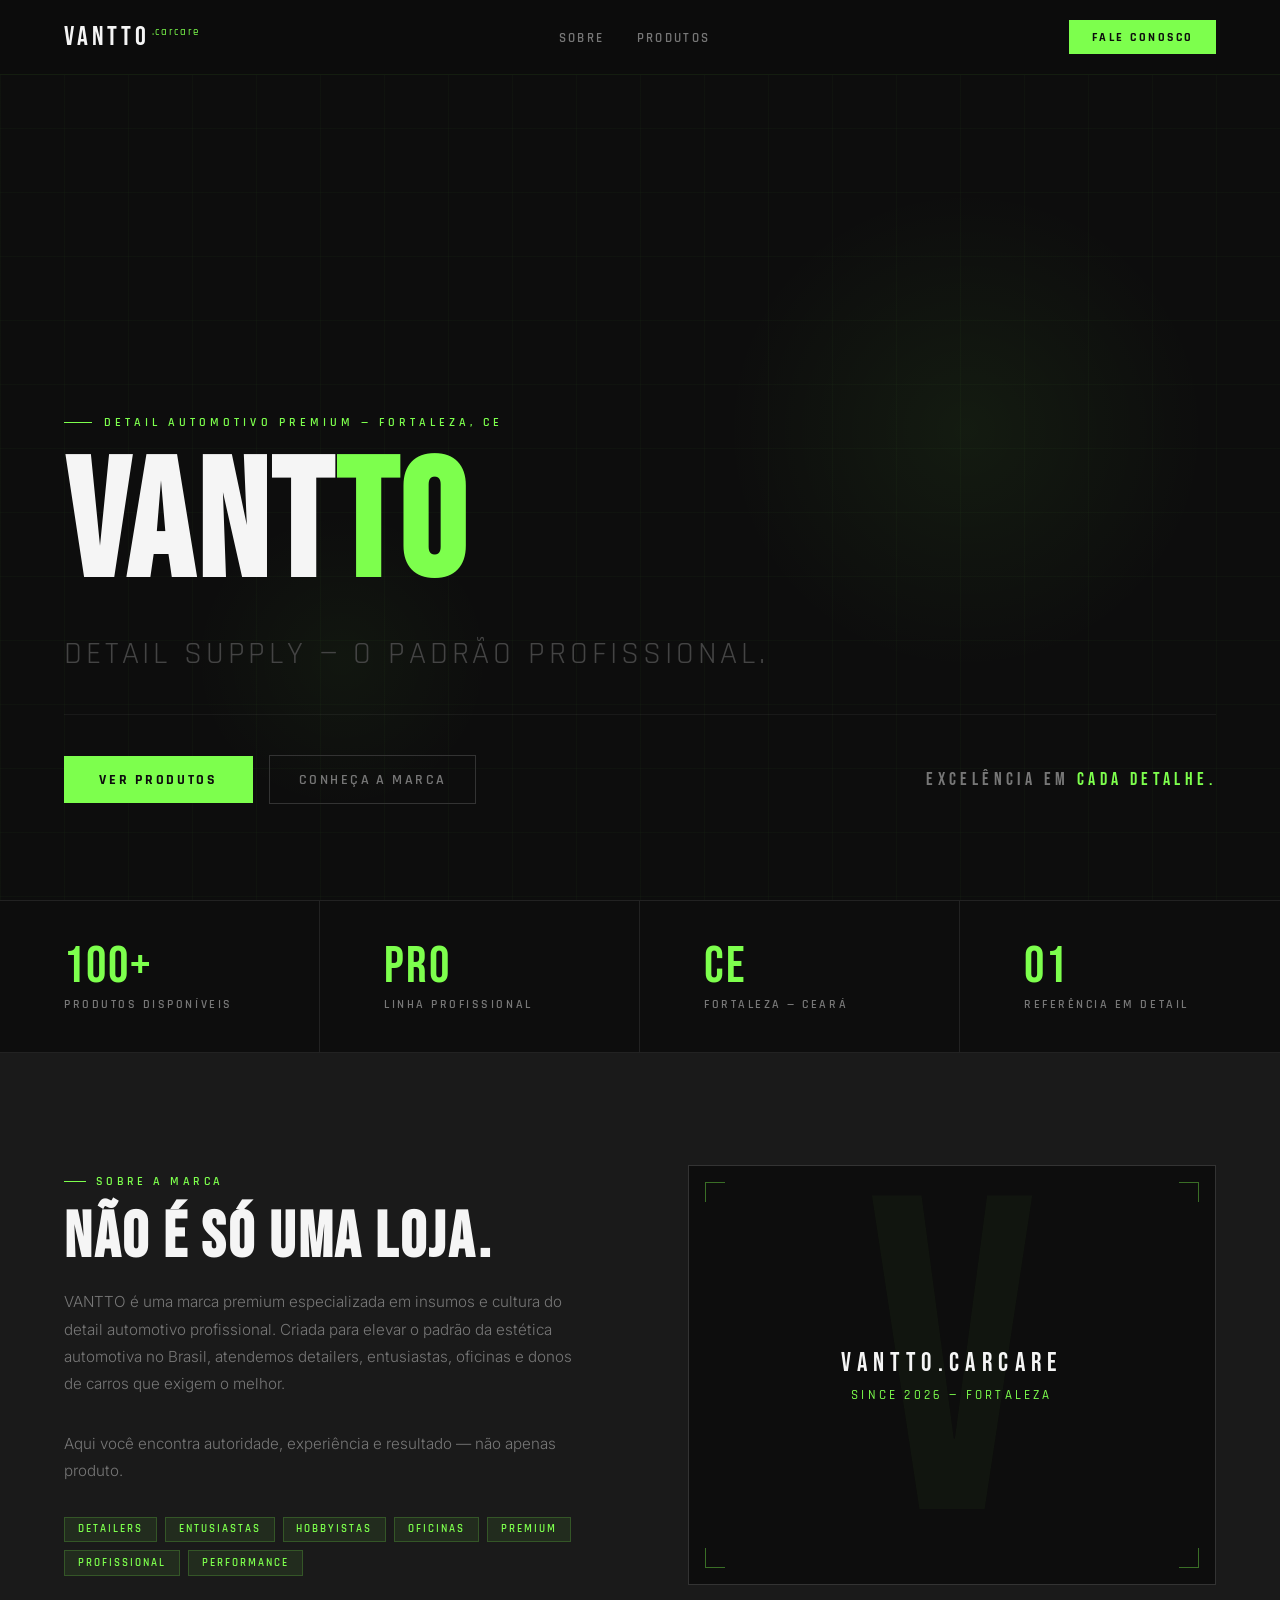
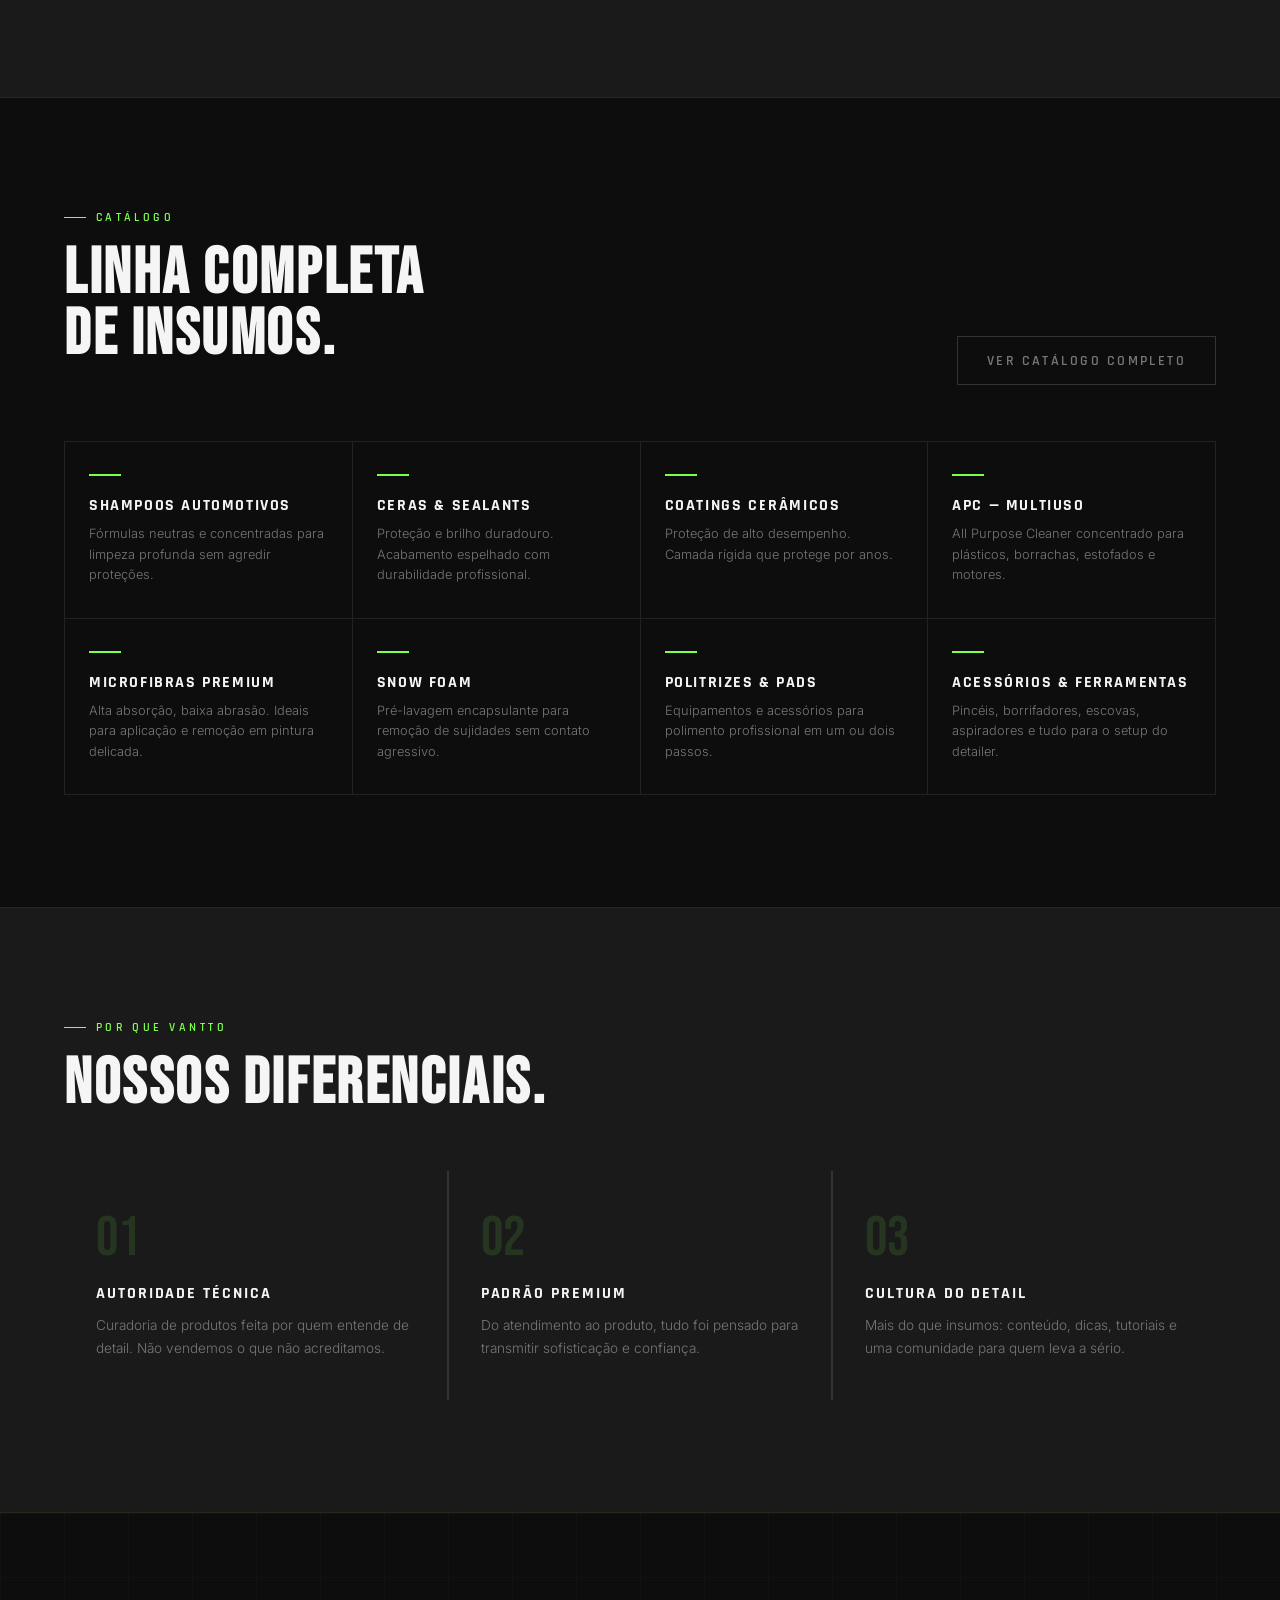
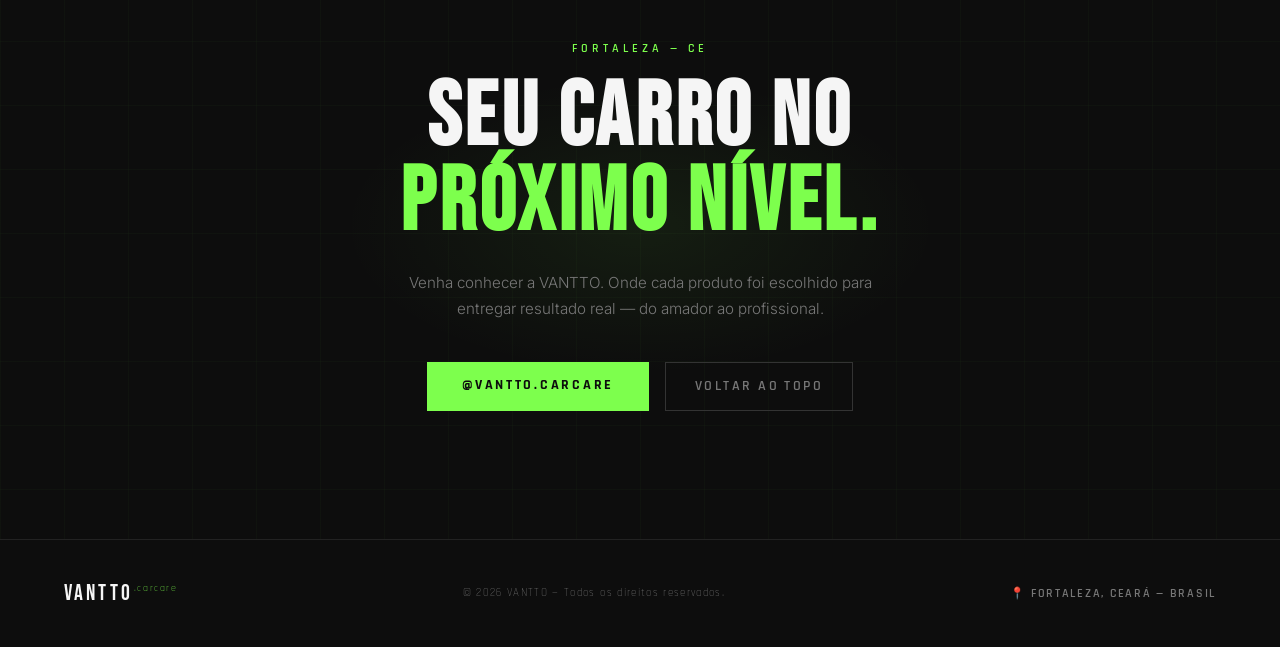
<file: vantto.carcare.html>
<!DOCTYPE html>
<html lang="pt-BR">
<head>
<meta charset="UTF-8">
<meta name="viewport" content="width=device-width, initial-scale=1.0">
<title>vantto.carcare — Excelência em cada detalhe.</title>
<link rel="preconnect" href="https://fonts.googleapis.com">
<link rel="preconnect" href="https://fonts.gstatic.com" crossorigin>
<link href="https://fonts.googleapis.com/css2?family=Bebas+Neue&family=Rajdhani:wght@400;500;600;700&family=Inter:wght@300;400;500&display=swap" rel="stylesheet">
<style>
*, *::before, *::after { box-sizing: border-box; margin: 0; padding: 0; }

:root {
  --black: #0D0D0D;
  --graphite: #1A1A1A;
  --graphite-mid: #222;
  --graphite-light: #333;
  --green: #7DFF4D;
  --green-dim: rgba(125,255,77,0.08);
  --green-border: rgba(125,255,77,0.2);
  --white: #F5F5F5;
  --gray: #777;
  --gray-mid: #444;
}

html { scroll-behavior: smooth; }

body {
  background: var(--black);
  color: var(--white);
  font-family: 'Inter', sans-serif;
  font-weight: 300;
  overflow-x: hidden;
}

::-webkit-scrollbar { width: 3px; }
::-webkit-scrollbar-track { background: var(--graphite); }
::-webkit-scrollbar-thumb { background: var(--green); }

/* ── NAV ── */
nav {
  position: fixed;
  top: 0; left: 0; right: 0;
  z-index: 100;
  display: flex;
  align-items: center;
  justify-content: space-between;
  padding: 1.25rem 5vw;
  background: rgba(13,13,13,0.9);
  backdrop-filter: blur(14px);
  border-bottom: 1px solid rgba(125,255,77,0.07);
}

.nav-logo {
  font-family: 'Bebas Neue', sans-serif;
  font-size: 1.7rem;
  letter-spacing: 0.14em;
  color: var(--white);
  text-decoration: none;
}
.nav-logo em { color: var(--green); font-style: normal; }
.nav-domain {
  font-family: 'Rajdhani', sans-serif;
  font-size: 0.7rem;
  font-weight: 500;
  letter-spacing: 0.15em;
  color: var(--green);
  margin-left: 0.15em;
  vertical-align: super;
}

.nav-links {
  display: flex;
  gap: 2rem;
  list-style: none;
}
.nav-links a {
  font-family: 'Rajdhani', sans-serif;
  font-size: 0.82rem;
  font-weight: 600;
  letter-spacing: 0.18em;
  text-transform: uppercase;
  color: var(--gray);
  text-decoration: none;
  transition: color 0.2s;
}
.nav-links a:hover { color: var(--green); }

.btn-nav {
  font-family: 'Rajdhani', sans-serif;
  font-size: 0.78rem;
  font-weight: 700;
  letter-spacing: 0.2em;
  text-transform: uppercase;
  color: var(--black);
  background: var(--green);
  border: none;
  padding: 0.55rem 1.4rem;
  cursor: pointer;
  text-decoration: none;
  transition: opacity 0.2s, transform 0.15s;
  display: inline-block;
}
.btn-nav:hover { opacity: 0.85; transform: translateY(-1px); }

/* ── HERO ── */
.hero {
  min-height: 100vh;
  display: flex;
  flex-direction: column;
  justify-content: flex-end;
  padding: 0 5vw 6rem;
  position: relative;
  overflow: hidden;
}

.hero-bg {
  position: absolute;
  inset: 0;
  background-image:
    linear-gradient(rgba(125,255,77,0.025) 1px, transparent 1px),
    linear-gradient(90deg, rgba(125,255,77,0.025) 1px, transparent 1px);
  background-size: 64px 64px;
}

.hero-glow {
  position: absolute;
  top: 20%;
  right: 5%;
  width: 500px;
  height: 500px;
  background: radial-gradient(circle, rgba(125,255,77,0.06) 0%, transparent 68%);
  pointer-events: none;
}

.hero-glow2 {
  position: absolute;
  bottom: 10%;
  left: 15%;
  width: 300px;
  height: 300px;
  background: radial-gradient(circle, rgba(125,255,77,0.04) 0%, transparent 70%);
  pointer-events: none;
}

.hero-tag {
  font-family: 'Rajdhani', sans-serif;
  font-size: 0.72rem;
  font-weight: 600;
  letter-spacing: 0.35em;
  text-transform: uppercase;
  color: var(--green);
  display: flex;
  align-items: center;
  gap: 0.75rem;
  margin-bottom: 1.5rem;
  position: relative;
  z-index: 1;
}
.hero-tag::before {
  content: '';
  width: 28px;
  height: 1px;
  background: var(--green);
  flex-shrink: 0;
}

.hero-headline {
  font-family: 'Bebas Neue', sans-serif;
  font-size: clamp(5.5rem, 13vw, 11rem);
  line-height: 0.88;
  letter-spacing: 0.02em;
  color: var(--white);
  position: relative;
  z-index: 1;
  margin-bottom: 0.2em;
}
.hero-headline .g { color: var(--green); }

.hero-sub {
  font-family: 'Rajdhani', sans-serif;
  font-size: clamp(1.2rem, 2.5vw, 2rem);
  font-weight: 400;
  letter-spacing: 0.12em;
  color: var(--gray-mid);
  position: relative;
  z-index: 1;
  margin-bottom: 2.5rem;
  text-transform: uppercase;
}

.hero-bottom {
  display: flex;
  align-items: center;
  justify-content: space-between;
  position: relative;
  z-index: 1;
  padding-top: 2.5rem;
  border-top: 1px solid rgba(255,255,255,0.05);
}

.hero-cta-group {
  display: flex;
  gap: 1rem;
  align-items: center;
}

.btn-primary {
  font-family: 'Rajdhani', sans-serif;
  font-size: 0.85rem;
  font-weight: 700;
  letter-spacing: 0.2em;
  text-transform: uppercase;
  color: var(--black);
  background: var(--green);
  border: none;
  padding: 0.9rem 2.2rem;
  cursor: pointer;
  text-decoration: none;
  display: inline-block;
  transition: opacity 0.2s, transform 0.15s;
}
.btn-primary:hover { opacity: 0.85; transform: translateY(-2px); }

.btn-ghost {
  font-family: 'Rajdhani', sans-serif;
  font-size: 0.85rem;
  font-weight: 600;
  letter-spacing: 0.18em;
  text-transform: uppercase;
  color: var(--gray);
  background: transparent;
  border: 1px solid var(--graphite-light);
  padding: 0.9rem 1.8rem;
  cursor: pointer;
  text-decoration: none;
  display: inline-block;
  transition: color 0.2s, border-color 0.2s;
}
.btn-ghost:hover { color: var(--green); border-color: var(--green-border); }

.hero-slogan {
  font-family: 'Bebas Neue', sans-serif;
  font-size: 1.1rem;
  letter-spacing: 0.25em;
  color: var(--gray);
}
.hero-slogan em { color: var(--green); font-style: normal; }

/* ── STATS BAR ── */
.stats-bar {
  display: grid;
  grid-template-columns: repeat(4, 1fr);
  border-top: 1px solid var(--graphite-mid);
  border-bottom: 1px solid var(--graphite-mid);
}
.stat-item {
  padding: 2.5rem 5vw;
  border-right: 1px solid var(--graphite-mid);
}
.stat-item:last-child { border-right: none; }
.stat-num {
  font-family: 'Bebas Neue', sans-serif;
  font-size: 3.2rem;
  letter-spacing: 0.04em;
  color: var(--green);
  line-height: 1;
  margin-bottom: 0.3rem;
}
.stat-label {
  font-family: 'Rajdhani', sans-serif;
  font-size: 0.72rem;
  font-weight: 600;
  letter-spacing: 0.22em;
  text-transform: uppercase;
  color: var(--gray);
}

/* ── SOBRE ── */
.sobre {
  padding: 7rem 5vw;
  display: grid;
  grid-template-columns: 1fr 1fr;
  gap: 6rem;
  align-items: center;
  background: var(--graphite);
  border-bottom: 1px solid rgba(125,255,77,0.07);
}

.section-tag {
  font-family: 'Rajdhani', sans-serif;
  font-size: 0.72rem;
  font-weight: 600;
  letter-spacing: 0.3em;
  text-transform: uppercase;
  color: var(--green);
  display: flex;
  align-items: center;
  gap: 0.6rem;
  margin-bottom: 1.2rem;
}
.section-tag::before {
  content: '';
  width: 22px;
  height: 1px;
  background: var(--green);
  flex-shrink: 0;
}

.section-title {
  font-family: 'Bebas Neue', sans-serif;
  font-size: clamp(2.5rem, 5vw, 4.2rem);
  letter-spacing: 0.04em;
  line-height: 0.95;
  color: var(--white);
  margin-bottom: 1.2rem;
}

.section-body {
  font-size: 0.95rem;
  line-height: 1.8;
  color: var(--gray);
  margin-bottom: 2rem;
}

.badges {
  display: flex;
  flex-wrap: wrap;
  gap: 0.5rem;
}
.badge {
  font-family: 'Rajdhani', sans-serif;
  font-size: 0.7rem;
  font-weight: 600;
  letter-spacing: 0.18em;
  text-transform: uppercase;
  color: var(--green);
  border: 1px solid var(--green-border);
  padding: 0.3rem 0.8rem;
  background: var(--green-dim);
}

.sobre-visual {
  position: relative;
  height: 420px;
  border: 1px solid var(--graphite-light);
  display: flex;
  align-items: center;
  justify-content: center;
  overflow: hidden;
  background: var(--black);
}

.sobre-bg-letter {
  font-family: 'Bebas Neue', sans-serif;
  font-size: 28rem;
  color: rgba(125,255,77,0.03);
  line-height: 1;
  user-select: none;
  pointer-events: none;
  position: absolute;
}

.sobre-center {
  position: relative;
  z-index: 1;
  text-align: center;
}
.sobre-center-title {
  font-family: 'Bebas Neue', sans-serif;
  font-size: 1.6rem;
  letter-spacing: 0.25em;
  color: var(--white);
  margin-bottom: 0.5rem;
}
.sobre-center-sub {
  font-family: 'Rajdhani', sans-serif;
  font-size: 0.8rem;
  font-weight: 500;
  letter-spacing: 0.25em;
  text-transform: uppercase;
  color: var(--green);
}

.sobre-corner {
  position: absolute;
  width: 20px;
  height: 20px;
  border-color: var(--green);
  border-style: solid;
  opacity: 0.4;
}
.sobre-corner.tl { top: 16px; left: 16px; border-width: 1px 0 0 1px; }
.sobre-corner.tr { top: 16px; right: 16px; border-width: 1px 1px 0 0; }
.sobre-corner.bl { bottom: 16px; left: 16px; border-width: 0 0 1px 1px; }
.sobre-corner.br { bottom: 16px; right: 16px; border-width: 0 1px 1px 0; }

/* ── PRODUTOS ── */
.produtos {
  padding: 7rem 5vw;
}

.produtos-header {
  display: flex;
  align-items: flex-end;
  justify-content: space-between;
  margin-bottom: 3.5rem;
  flex-wrap: wrap;
  gap: 1.5rem;
}

.produtos-grid {
  display: grid;
  grid-template-columns: repeat(4, 1fr);
  gap: 1px;
  background: var(--graphite-mid);
  border: 1px solid var(--graphite-mid);
}

.produto-card {
  background: var(--black);
  padding: 2rem 1.5rem;
  transition: background 0.25s;
  cursor: default;
  position: relative;
  overflow: hidden;
}
.produto-card:hover { background: var(--graphite); }
.produto-card::after {
  content: '';
  position: absolute;
  bottom: 0; left: 0; right: 0;
  height: 1px;
  background: var(--green);
  transform: scaleX(0);
  transform-origin: left;
  transition: transform 0.3s;
}
.produto-card:hover::after { transform: scaleX(1); }

.produto-line {
  width: 32px;
  height: 2px;
  background: var(--green);
  margin-bottom: 1.2rem;
}
.produto-name {
  font-family: 'Rajdhani', sans-serif;
  font-size: 1rem;
  font-weight: 700;
  letter-spacing: 0.1em;
  text-transform: uppercase;
  color: var(--white);
  margin-bottom: 0.5rem;
}
.produto-desc {
  font-size: 0.8rem;
  line-height: 1.6;
  color: var(--gray);
}

/* ── DIFERENCIAIS ── */
.diferenciais {
  padding: 7rem 5vw;
  background: var(--graphite);
  border-top: 1px solid rgba(125,255,77,0.07);
  border-bottom: 1px solid rgba(125,255,77,0.07);
}

.dif-grid {
  display: grid;
  grid-template-columns: repeat(3, 1fr);
  gap: 2px;
  background: var(--graphite-light);
  margin-top: 3.5rem;
}
.dif-card {
  background: var(--graphite);
  padding: 2.5rem 2rem;
}
.dif-num {
  font-family: 'Bebas Neue', sans-serif;
  font-size: 3.5rem;
  color: rgba(125,255,77,0.12);
  line-height: 1;
  margin-bottom: 1rem;
}
.dif-title {
  font-family: 'Rajdhani', sans-serif;
  font-size: 1rem;
  font-weight: 700;
  letter-spacing: 0.12em;
  text-transform: uppercase;
  color: var(--white);
  margin-bottom: 0.6rem;
}
.dif-body {
  font-size: 0.85rem;
  line-height: 1.7;
  color: var(--gray);
}

/* ── IDENTIDADE / CONCEITO VISUAL ── */
.conceito {
  padding: 7rem 5vw;
  display: grid;
  grid-template-columns: 1fr 1.2fr;
  gap: 5rem;
  align-items: center;
}

.cores-grid {
  display: grid;
  grid-template-columns: repeat(2, 1fr);
  gap: 1px;
  background: var(--graphite-mid);
  margin-top: 2rem;
}
.cor-card {
  padding: 1.5rem;
  display: flex;
  flex-direction: column;
  gap: 0.5rem;
}
.cor-swatch {
  width: 36px;
  height: 36px;
  border: 1px solid var(--graphite-light);
  margin-bottom: 0.25rem;
}
.cor-name {
  font-family: 'Rajdhani', sans-serif;
  font-size: 0.82rem;
  font-weight: 700;
  letter-spacing: 0.12em;
  text-transform: uppercase;
  color: var(--white);
}
.cor-hex {
  font-family: 'Inter', monospace;
  font-size: 0.72rem;
  color: var(--gray);
  letter-spacing: 0.05em;
}
.cor-desc {
  font-size: 0.72rem;
  color: var(--gray);
  letter-spacing: 0.05em;
}

.conceito-right {
  position: relative;
}
.slogan-block {
  border: 1px solid var(--graphite-light);
  padding: 3rem;
  position: relative;
  background: var(--graphite);
  margin-bottom: 1.5rem;
}
.slogan-label {
  font-family: 'Rajdhani', sans-serif;
  font-size: 0.68rem;
  font-weight: 600;
  letter-spacing: 0.3em;
  text-transform: uppercase;
  color: var(--green);
  margin-bottom: 1.25rem;
}
.slogan-text {
  font-family: 'Bebas Neue', sans-serif;
  font-size: 2.4rem;
  letter-spacing: 0.06em;
  color: var(--white);
  line-height: 1.1;
}
.slogan-corner {
  position: absolute;
  bottom: -1px;
  right: -1px;
  width: 40px;
  height: 40px;
  background: var(--green);
}

.arquetipo-grid {
  display: grid;
  grid-template-columns: 1fr 1fr;
  gap: 1px;
  background: var(--graphite-mid);
}
.arq-card {
  background: var(--black);
  padding: 1.5rem;
}
.arq-role {
  font-family: 'Rajdhani', sans-serif;
  font-size: 0.65rem;
  font-weight: 600;
  letter-spacing: 0.25em;
  text-transform: uppercase;
  color: var(--green);
  margin-bottom: 0.4rem;
}
.arq-name {
  font-family: 'Bebas Neue', sans-serif;
  font-size: 1.4rem;
  letter-spacing: 0.08em;
  color: var(--white);
  margin-bottom: 0.5rem;
}
.arq-tags {
  font-size: 0.78rem;
  color: var(--gray);
  line-height: 1.6;
}

/* ── EXPANSÃO ── */
.expansao {
  padding: 7rem 5vw;
  background: var(--graphite);
  border-top: 1px solid rgba(125,255,77,0.07);
}

.exp-grid {
  display: grid;
  grid-template-columns: repeat(4, 1fr);
  gap: 1px;
  background: var(--graphite-mid);
  margin-top: 3rem;
}
.exp-card {
  background: var(--graphite);
  padding: 2rem 1.5rem;
  border-bottom: 2px solid transparent;
  transition: border-color 0.25s, background 0.25s;
}
.exp-card:hover {
  background: var(--black);
  border-bottom-color: var(--green);
}
.exp-brand {
  font-family: 'Bebas Neue', sans-serif;
  font-size: 1.5rem;
  letter-spacing: 0.08em;
  color: var(--white);
  margin-bottom: 0.4rem;
}
.exp-brand span { color: var(--green); }
.exp-desc {
  font-size: 0.78rem;
  line-height: 1.6;
  color: var(--gray);
}

/* ── CTA FINAL ── */
.cta-final {
  padding: 8rem 5vw;
  text-align: center;
  position: relative;
  overflow: hidden;
}
.cta-final::before {
  content: '';
  position: absolute;
  inset: 0;
  background-image:
    linear-gradient(rgba(125,255,77,0.025) 1px, transparent 1px),
    linear-gradient(90deg, rgba(125,255,77,0.025) 1px, transparent 1px);
  background-size: 64px 64px;
}
.cta-final-glow {
  position: absolute;
  top: 50%;
  left: 50%;
  transform: translate(-50%, -50%);
  width: 600px;
  height: 300px;
  background: radial-gradient(ellipse, rgba(125,255,77,0.07) 0%, transparent 70%);
  pointer-events: none;
}
.cta-label {
  font-family: 'Rajdhani', sans-serif;
  font-size: 0.72rem;
  font-weight: 600;
  letter-spacing: 0.35em;
  text-transform: uppercase;
  color: var(--green);
  margin-bottom: 1.25rem;
  position: relative;
  z-index: 1;
}
.cta-title {
  font-family: 'Bebas Neue', sans-serif;
  font-size: clamp(3rem, 7vw, 6.5rem);
  letter-spacing: 0.04em;
  line-height: 0.95;
  color: var(--white);
  margin-bottom: 1.5rem;
  position: relative;
  z-index: 1;
}
.cta-title em { color: var(--green); font-style: normal; }
.cta-body {
  font-size: 0.95rem;
  color: var(--gray);
  line-height: 1.7;
  max-width: 480px;
  margin: 0 auto 2.5rem;
  position: relative;
  z-index: 1;
}
.cta-actions {
  display: flex;
  gap: 1rem;
  justify-content: center;
  position: relative;
  z-index: 1;
}

/* ── FOOTER ── */
footer {
  border-top: 1px solid var(--graphite-mid);
  padding: 2.5rem 5vw;
  display: flex;
  align-items: center;
  justify-content: space-between;
}
.footer-logo {
  font-family: 'Bebas Neue', sans-serif;
  font-size: 1.4rem;
  letter-spacing: 0.14em;
  color: var(--white);
}
.footer-logo em { color: var(--green); font-style: normal; }
.footer-domain {
  font-family: 'Rajdhani', sans-serif;
  font-size: 0.65rem;
  letter-spacing: 0.15em;
  color: var(--green);
  margin-left: 0.1em;
  vertical-align: super;
}
.footer-copy {
  font-family: 'Rajdhani', sans-serif;
  font-size: 0.7rem;
  letter-spacing: 0.12em;
  color: var(--gray);
}
.footer-location {
  font-family: 'Rajdhani', sans-serif;
  font-size: 0.72rem;
  font-weight: 600;
  letter-spacing: 0.15em;
  text-transform: uppercase;
  color: var(--gray);
}
.footer-location em { color: var(--green); font-style: normal; }

/* ── ANIMATIONS ── */
@keyframes fadeUp {
  from { opacity: 0; transform: translateY(24px); }
  to { opacity: 1; transform: translateY(0); }
}
.fade-up {
  opacity: 0;
  animation: fadeUp 0.7s ease forwards;
}
.delay-1 { animation-delay: 0.15s; }
.delay-2 { animation-delay: 0.3s; }
.delay-3 { animation-delay: 0.45s; }
.delay-4 { animation-delay: 0.6s; }

/* ── HAMBURGER MENU ── */
.hamburger {
  display: none;
  flex-direction: column;
  gap: 5px;
  cursor: pointer;
  padding: 4px;
  background: none;
  border: none;
}
.hamburger span {
  display: block;
  width: 24px;
  height: 2px;
  background: var(--white);
  transition: all 0.3s;
}
.hamburger.open span:nth-child(1) { transform: translateY(7px) rotate(45deg); }
.hamburger.open span:nth-child(2) { opacity: 0; }
.hamburger.open span:nth-child(3) { transform: translateY(-7px) rotate(-45deg); }

.mobile-menu {
  display: none;
  position: fixed;
  top: 60px;
  left: 0; right: 0;
  background: rgba(13,13,13,0.97);
  backdrop-filter: blur(16px);
  border-bottom: 1px solid rgba(125,255,77,0.1);
  z-index: 99;
  padding: 1.5rem 5vw 2rem;
  flex-direction: column;
  gap: 0;
}
.mobile-menu.open { display: flex; }
.mobile-menu a {
  font-family: 'Rajdhani', sans-serif;
  font-size: 1.1rem;
  font-weight: 600;
  letter-spacing: 0.2em;
  text-transform: uppercase;
  color: var(--gray);
  text-decoration: none;
  padding: 1rem 0;
  border-bottom: 1px solid rgba(255,255,255,0.05);
  transition: color 0.2s;
}
.mobile-menu a:hover { color: var(--green); }

/* ── TABLET (max 900px) ── */
@media (max-width: 900px) {
  nav { padding: 1rem 5vw; }
  .nav-links { display: none; }
  .hamburger { display: flex; }

  .hero { padding: 0 5vw 3.5rem; }
  .hero-bottom { flex-direction: column; align-items: flex-start; gap: 1.5rem; }
  .hero-slogan { font-size: 0.95rem; }

  .stats-bar { grid-template-columns: repeat(2, 1fr); }

  .sobre { grid-template-columns: 1fr; gap: 2.5rem; padding: 4rem 5vw; }
  .sobre-visual { height: 220px; }

  .produtos { padding: 4rem 5vw; }
  .produtos-header { flex-direction: column; align-items: flex-start; }
  .produtos-grid { grid-template-columns: repeat(2, 1fr); }

  .diferenciais { padding: 4rem 5vw; }
  .dif-grid { grid-template-columns: 1fr; }

  .cta-final { padding: 5rem 5vw; }
  .cta-actions { flex-direction: column; align-items: center; }

  footer { flex-direction: column; gap: 1rem; text-align: center; padding: 2rem 5vw; }
}

/* ── MOBILE (max 600px) ── */
@media (max-width: 600px) {
  nav { padding: 0.9rem 5vw; }
  .btn-nav { display: none; }

  .hero { padding: 0 5vw 3rem; min-height: 100svh; }
  .hero-tag { font-size: 0.65rem; }
  .hero-headline { font-size: clamp(4rem, 18vw, 6rem); }
  .hero-sub { font-size: 1rem; }
  .hero-cta-group { flex-direction: column; width: 100%; }
  .btn-primary, .btn-ghost { width: 100%; text-align: center; }
  .hero-slogan { display: none; }

  .stats-bar { grid-template-columns: repeat(2, 1fr); }
  .stat-item { padding: 1.5rem; }
  .stat-num { font-size: 2.4rem; }

  .sobre { padding: 3.5rem 5vw; gap: 2rem; }
  .sobre-visual { height: 180px; }
  .sobre-bg-letter { font-size: 16rem; }
  .badges { gap: 0.4rem; }
  .badge { font-size: 0.65rem; padding: 0.25rem 0.6rem; }

  .produtos { padding: 3.5rem 5vw; }
  .produtos-grid { grid-template-columns: 1fr; }
  .produto-card { padding: 1.5rem; }

  .diferenciais { padding: 3.5rem 5vw; }
  .dif-card { padding: 2rem 1.5rem; }
  .dif-num { font-size: 2.5rem; }

  .cta-final { padding: 4rem 5vw; }
  .cta-title { font-size: clamp(2.4rem, 10vw, 4rem); }

  footer { padding: 1.75rem 5vw; gap: 0.75rem; }
  .footer-copy { font-size: 0.65rem; }
}
</style>
</head>
<body>

<!-- NAV -->
<nav>
  <a href="#" class="nav-logo">VANTTO<span class="nav-domain">.carcare</span></a>
  <ul class="nav-links">
    <li><a href="#sobre">Sobre</a></li>
    <li><a href="#produtos">Produtos</a></li>

  </ul>
  <a href="#contato" class="btn-nav">Fale Conosco</a>
  <button class="hamburger" id="hamburger" aria-label="Menu">
    <span></span><span></span><span></span>
  </button>
</nav>

<!-- MOBILE MENU -->
<div class="mobile-menu" id="mobileMenu">
  <a href="#sobre" onclick="closeMenu()">Sobre</a>
  <a href="#produtos" onclick="closeMenu()">Produtos</a>
  <a href="#contato" onclick="closeMenu()">Fale Conosco</a>
</div>

<!-- HERO -->
<section class="hero" id="home">
  <div class="hero-bg"></div>
  <div class="hero-glow"></div>
  <div class="hero-glow2"></div>

  <div class="hero-tag fade-up">Detail Automotivo Premium — Fortaleza, CE</div>

  <h1 class="hero-headline fade-up delay-1">
    VANT<span class="g">TO</span>
  </h1>

  <p class="hero-sub fade-up delay-2">Detail Supply — O padrão profissional.</p>

  <div class="hero-bottom fade-up delay-3">
    <div class="hero-cta-group">
      <a href="#produtos" class="btn-primary">Ver Produtos</a>
      <a href="#sobre" class="btn-ghost">Conheça a Marca</a>
    </div>
    <span class="hero-slogan">Excelência em <em>cada detalhe.</em></span>
  </div>
</section>

<!-- STATS BAR -->
<div class="stats-bar">
  <div class="stat-item">
    <div class="stat-num">100+</div>
    <div class="stat-label">Produtos disponíveis</div>
  </div>
  <div class="stat-item">
    <div class="stat-num">PRO</div>
    <div class="stat-label">Linha profissional</div>
  </div>
  <div class="stat-item">
    <div class="stat-num">CE</div>
    <div class="stat-label">Fortaleza — Ceará</div>
  </div>
  <div class="stat-item">
    <div class="stat-num">01</div>
    <div class="stat-label">Referência em detail</div>
  </div>
</div>

<!-- SOBRE -->
<section class="sobre" id="sobre">
  <div>
    <div class="section-tag">Sobre a Marca</div>
    <h2 class="section-title">Não é só uma loja.</h2>
    <p class="section-body">
      VANTTO é uma marca premium especializada em insumos e cultura do detail automotivo profissional.
      Criada para elevar o padrão da estética automotiva no Brasil, atendemos detailers, entusiastas,
      oficinas e donos de carros que exigem o melhor.
    </p>
    <p class="section-body">
      Aqui você encontra autoridade, experiência e resultado — não apenas produto.
    </p>
    <div class="badges">
      <span class="badge">Detailers</span>
      <span class="badge">Entusiastas</span>
      <span class="badge">Hobbyistas</span>
      <span class="badge">Oficinas</span>
      <span class="badge">Premium</span>
      <span class="badge">Profissional</span>
      <span class="badge">Performance</span>
    </div>
  </div>
  <div class="sobre-visual">
    <div class="sobre-bg-letter">V</div>
    <div class="sobre-corner tl"></div>
    <div class="sobre-corner tr"></div>
    <div class="sobre-corner bl"></div>
    <div class="sobre-corner br"></div>
    <div class="sobre-center">
      <div class="sobre-center-title">VANTTO.CARCARE</div>
      <div class="sobre-center-sub">Since 2026 — Fortaleza</div>
    </div>
  </div>
</section>

<!-- PRODUTOS -->
<section class="produtos" id="produtos">
  <div class="produtos-header">
    <div>
      <div class="section-tag">Catálogo</div>
      <h2 class="section-title">Linha completa<br>de insumos.</h2>
    </div>
    <a href="#contato" class="btn-ghost">Ver catálogo completo</a>
  </div>

  <div class="produtos-grid">
    <div class="produto-card">
      <div class="produto-line"></div>
      <div class="produto-name">Shampoos Automotivos</div>
      <div class="produto-desc">Fórmulas neutras e concentradas para limpeza profunda sem agredir proteções.</div>
    </div>
    <div class="produto-card">
      <div class="produto-line"></div>
      <div class="produto-name">Ceras & Sealants</div>
      <div class="produto-desc">Proteção e brilho duradouro. Acabamento espelhado com durabilidade profissional.</div>
    </div>
    <div class="produto-card">
      <div class="produto-line"></div>
      <div class="produto-name">Coatings Cerâmicos</div>
      <div class="produto-desc">Proteção de alto desempenho. Camada rígida que protege por anos.</div>
    </div>
    <div class="produto-card">
      <div class="produto-line"></div>
      <div class="produto-name">APC — Multiuso</div>
      <div class="produto-desc">All Purpose Cleaner concentrado para plásticos, borrachas, estofados e motores.</div>
    </div>
    <div class="produto-card">
      <div class="produto-line"></div>
      <div class="produto-name">Microfibras Premium</div>
      <div class="produto-desc">Alta absorção, baixa abrasão. Ideais para aplicação e remoção em pintura delicada.</div>
    </div>
    <div class="produto-card">
      <div class="produto-line"></div>
      <div class="produto-name">Snow Foam</div>
      <div class="produto-desc">Pré-lavagem encapsulante para remoção de sujidades sem contato agressivo.</div>
    </div>
    <div class="produto-card">
      <div class="produto-line"></div>
      <div class="produto-name">Politrizes & Pads</div>
      <div class="produto-desc">Equipamentos e acessórios para polimento profissional em um ou dois passos.</div>
    </div>
    <div class="produto-card">
      <div class="produto-line"></div>
      <div class="produto-name">Acessórios & Ferramentas</div>
      <div class="produto-desc">Pincéis, borrifadores, escovas, aspiradores e tudo para o setup do detailer.</div>
    </div>
  </div>
</section>

<!-- DIFERENCIAIS -->
<section class="diferenciais">
  <div class="section-tag">Por que VANTTO</div>
  <h2 class="section-title">Nossos diferenciais.</h2>

  <div class="dif-grid">
    <div class="dif-card">
      <div class="dif-num">01</div>
      <div class="dif-title">Autoridade Técnica</div>
      <div class="dif-body">Curadoria de produtos feita por quem entende de detail. Não vendemos o que não acreditamos.</div>
    </div>
    <div class="dif-card">
      <div class="dif-num">02</div>
      <div class="dif-title">Padrão Premium</div>
      <div class="dif-body">Do atendimento ao produto, tudo foi pensado para transmitir sofisticação e confiança.</div>
    </div>
    <div class="dif-card">
      <div class="dif-num">03</div>
      <div class="dif-title">Cultura do Detail</div>
      <div class="dif-body">Mais do que insumos: conteúdo, dicas, tutoriais e uma comunidade para quem leva a sério.</div>
    </div>
  </div>
</section>

<!-- CTA FINAL -->
<section class="cta-final" id="contato">
  <div class="cta-final-glow"></div>
  <div class="cta-label">Fortaleza — CE</div>
  <h2 class="cta-title">Seu carro no<br><em>próximo nível.</em></h2>
  <p class="cta-body">
    Venha conhecer a VANTTO. Onde cada produto foi escolhido para entregar resultado real —
    do amador ao profissional.
  </p>
  <div class="cta-actions">
    <a href="https://instagram.com/vantto.carcare" class="btn-primary" target="_blank">@vantto.carcare</a>
    <a href="#home" class="btn-ghost">Voltar ao topo</a>
  </div>
</section>

<!-- FOOTER -->
<footer>
  <div class="footer-logo">VANTTO<em class="footer-domain">.carcare</em></div>
  <div class="footer-copy">© 2026 VANTTO — Todos os direitos reservados.</div>
  <div class="footer-location"><em>📍</em> Fortaleza, Ceará — Brasil</div>
</footer>

<script>
// Hamburger menu
const hamburger = document.getElementById('hamburger');
const mobileMenu = document.getElementById('mobileMenu');

hamburger.addEventListener('click', () => {
  hamburger.classList.toggle('open');
  mobileMenu.classList.toggle('open');
});

function closeMenu() {
  hamburger.classList.remove('open');
  mobileMenu.classList.remove('open');
}

// Scroll animations
const obs = new IntersectionObserver((entries) => {
  entries.forEach(e => {
    if (e.isIntersecting) {
      e.target.style.opacity = '1';
      e.target.style.transform = 'translateY(0)';
      obs.unobserve(e.target);
    }
  });
}, { threshold: 0.12 });

document.querySelectorAll('.stat-item, .produto-card, .dif-card, .exp-card').forEach(el => {
  el.style.opacity = '0';
  el.style.transform = 'translateY(20px)';
  el.style.transition = 'opacity 0.55s ease, transform 0.55s ease';
  obs.observe(el);
});
</script>
</body>
</html>
</file>
